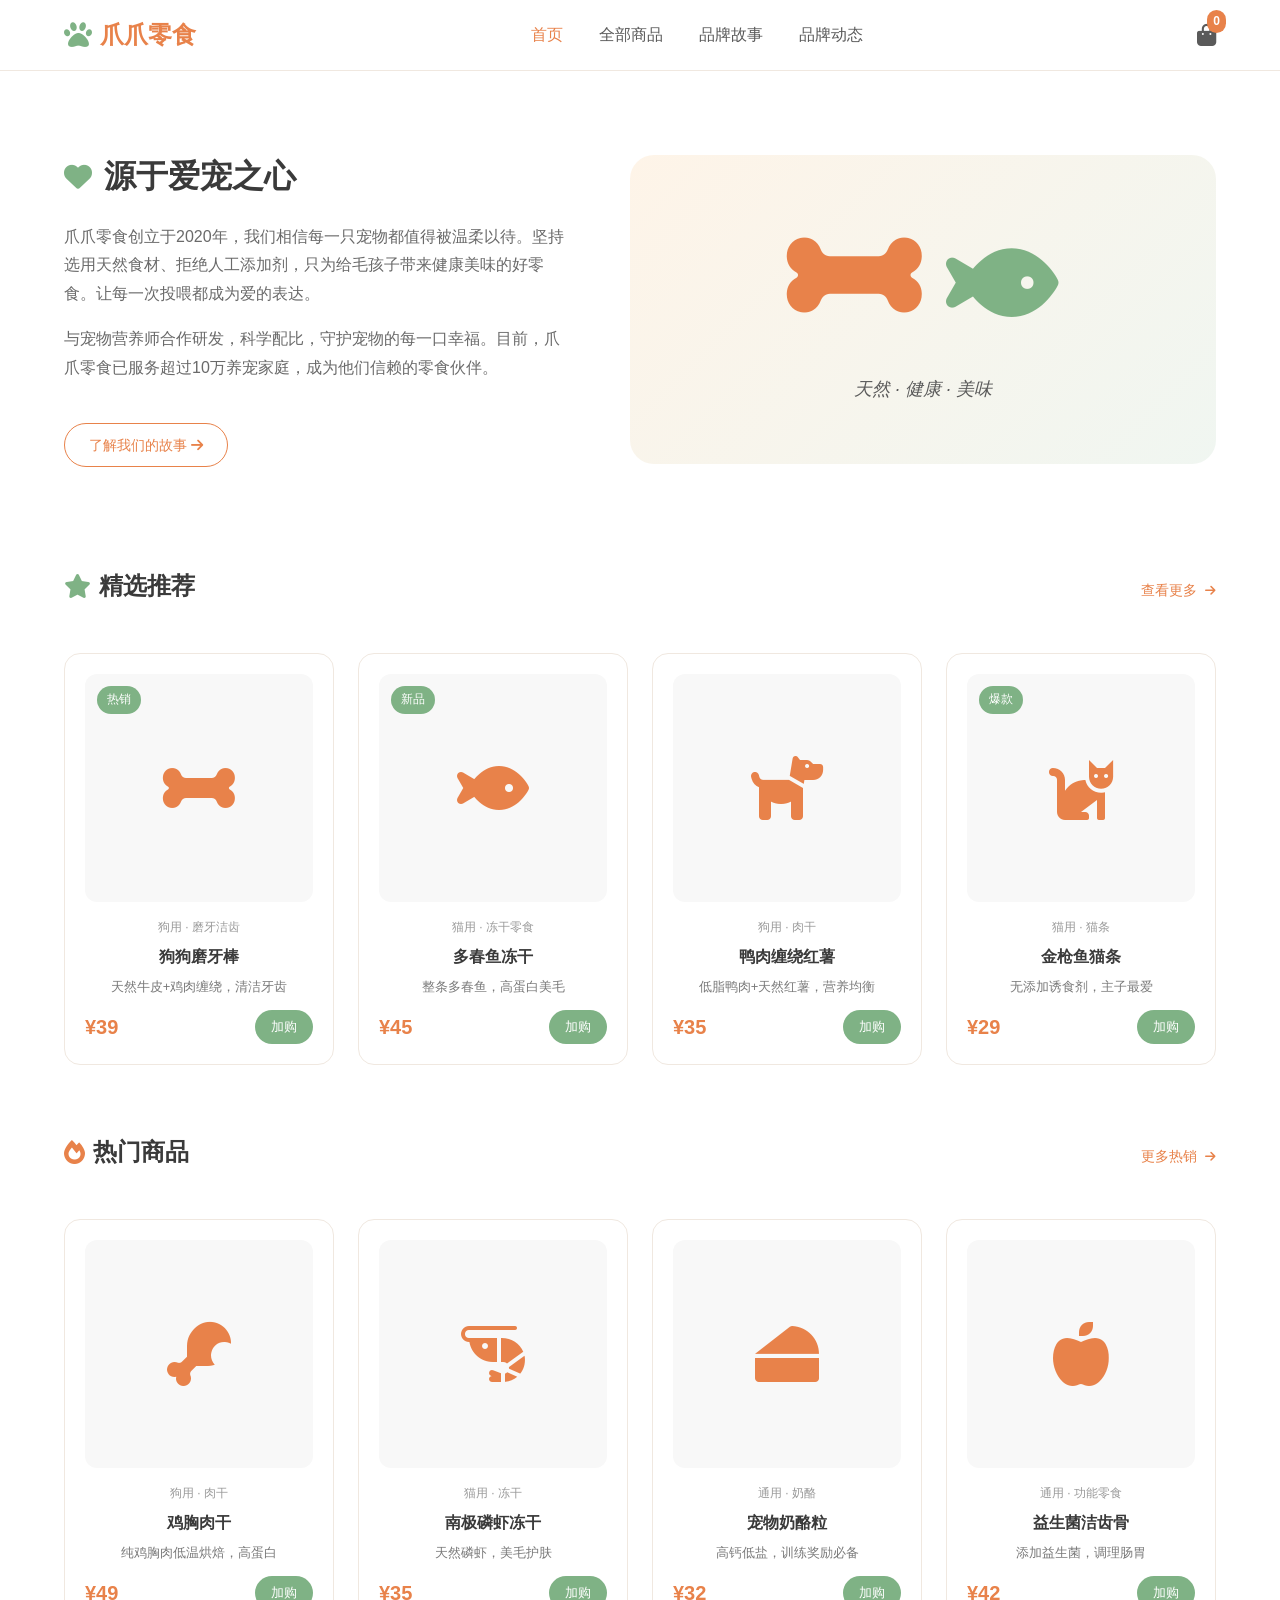
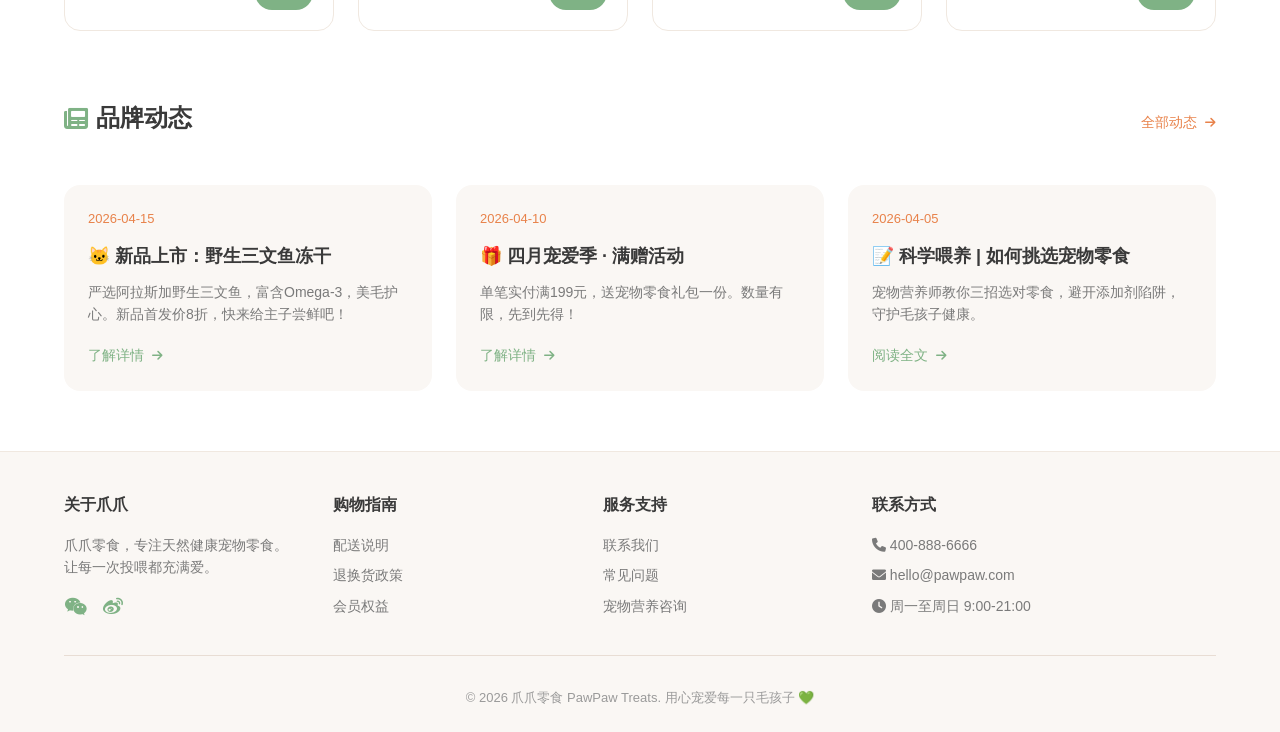
<file: new_homepage.html>
<!DOCTYPE html>
<html lang="zh-CN">
<head>
    <meta charset="UTF-8">
    <meta name="viewport" content="width=device-width, initial-scale=1.0">
    <title>爪爪零食 | 天然宠物零食品牌</title>
    <!-- Font Awesome 图标库 -->
    <link rel="stylesheet" href="https://cdnjs.cloudflare.com/ajax/libs/font-awesome/6.0.0-beta3/css/all.min.css">
    <style>
        * {
            margin: 0;
            padding: 0;
            box-sizing: border-box;
        }

        body {
            font-family: -apple-system, BlinkMacSystemFont, 'Segoe UI', 'PingFang SC', 'Microsoft YaHei', sans-serif;
            background-color: #ffffff;
            color: #3a3a3a;
            line-height: 1.6;
        }

        .container {
            max-width: 1200px;
            margin: 0 auto;
            padding: 0 24px;
        }

        /* 头部导航 */
        .header {
            border-bottom: 1px solid #f0e8e0;
            padding: 16px 0;
            position: sticky;
            top: 0;
            background: rgba(255, 255, 255, 0.96);
            backdrop-filter: blur(8px);
            z-index: 100;
        }

        .header .container {
            display: flex;
            align-items: center;
            justify-content: space-between;
        }

        .logo {
            display: flex;
            align-items: center;
            gap: 8px;
            font-size: 24px;
            font-weight: 600;
            color: #e8824a;
        }

        .logo i {
            font-size: 28px;
            color: #7fb285;
        }

        .nav {
            display: flex;
            gap: 36px;
        }

        .nav a {
            text-decoration: none;
            color: #5a5a5a;
            font-weight: 500;
            font-size: 16px;
            transition: color 0.2s;
        }

        .nav a:hover, .nav a.active {
            color: #e8824a;
        }

        .cart-icon {
            position: relative;
            font-size: 22px;
            color: #5a5a5a;
            cursor: pointer;
            transition: color 0.2s;
        }

        .cart-icon:hover {
            color: #e8824a;
        }

        .cart-count {
            position: absolute;
            top: -8px;
            right: -10px;
            background: #e8824a;
            color: white;
            font-size: 12px;
            font-weight: 600;
            padding: 2px 6px;
            border-radius: 20px;
            min-width: 18px;
            text-align: center;
        }

        /* 按钮 */
        .btn {
            display: inline-block;
            padding: 10px 24px;
            border-radius: 30px;
            font-weight: 500;
            text-decoration: none;
            transition: all 0.2s;
            border: none;
            cursor: pointer;
            font-size: 14px;
        }

        .btn-primary {
            background: #e8824a;
            color: white;
        }

        .btn-primary:hover {
            background: #d4733e;
            transform: translateY(-1px);
            box-shadow: 0 4px 12px rgba(232, 130, 74, 0.25);
        }

        .btn-outline {
            background: transparent;
            color: #e8824a;
            border: 1.5px solid #e8824a;
        }

        .btn-outline:hover {
            background: #fff5ed;
        }

        /* 品牌故事区 */
        .brand-story {
            display: flex;
            align-items: center;
            gap: 60px;
            padding: 80px 0;
        }

        .brand-story-content {
            flex: 1;
        }

        .brand-story-content h2 {
            font-size: 32px;
            color: #3a3a3a;
            margin-bottom: 20px;
            display: flex;
            align-items: center;
        }

        .brand-story-content h2 i {
            color: #7fb285;
            margin-right: 12px;
            font-size: 28px;
        }

        .brand-story-content p {
            color: #6a6a6a;
            margin-bottom: 16px;
            font-size: 16px;
            line-height: 1.8;
        }

        .brand-story-image {
            flex: 1;
            background: linear-gradient(135deg, #fef4e8 0%, #f0f6f1 100%);
            border-radius: 24px;
            padding: 60px 40px;
            text-align: center;
            position: relative;
        }

        .brand-story-image .bone-icon {
            font-size: 120px;
            color: #e8824a;
            margin-bottom: 16px;
            display: inline-block;
            animation: pulse 2s infinite;
        }

        .brand-story-image .fish-icon {
            font-size: 100px;
            color: #7fb285;
            margin-left: 20px;
            display: inline-block;
            animation: pulse 2s infinite 0.5s;
        }

        .brand-story-image p {
            color: #5a5a5a;
            font-style: italic;
            font-size: 18px;
            margin-top: 24px;
        }

        @keyframes pulse {
            0% {
                transform: scale(1);
            }
            50% {
                transform: scale(1.05);
            }
            100% {
                transform: scale(1);
            }
        }

        /* 区块标题 */
        .section-header {
            display: flex;
            align-items: baseline;
            justify-content: space-between;
            margin-bottom: 28px;
            padding: 20px 0;
        }

        .section-header h2 {
            font-size: 24px;
            color: #3a3a3a;
            display: flex;
            align-items: center;
        }

        .section-header h2 i {
            color: #7fb285;
            margin-right: 8px;
        }

        .section-header a {
            color: #e8824a;
            text-decoration: none;
            font-size: 14px;
            font-weight: 500;
        }

        .section-header a i {
            font-size: 12px;
            margin-left: 4px;
        }

        /* 商品卡片网格 */
        .product-grid {
            display: grid;
            grid-template-columns: repeat(4, 1fr);
            gap: 24px;
            margin-bottom: 48px;
        }

        .product-card {
            background: white;
            border-radius: 16px;
            overflow: hidden;
            transition: all 0.3s;
            border: 1px solid #f0e8e0;
            padding: 20px;
            text-align: center;
        }

        .product-card:hover {
            transform: translateY(-4px);
            box-shadow: 0 12px 24px rgba(0, 0, 0, 0.06);
            border-color: #e8d5c5;
        }

        .product-image {
            aspect-ratio: 1;
            background: #f8f8f8;
            display: flex;
            align-items: center;
            justify-content: center;
            position: relative;
            border-radius: 12px;
            margin-bottom: 16px;
        }

        .product-image i {
            font-size: 64px;
            color: #e8824a;
        }

        .product-badge {
            position: absolute;
            top: 12px;
            left: 12px;
            background: #7fb285;
            color: white;
            font-size: 12px;
            padding: 4px 10px;
            border-radius: 20px;
            font-weight: 500;
        }

        .product-category {
            font-size: 12px;
            color: #9a9a9a;
            margin-bottom: 6px;
        }

        .product-name {
            font-size: 16px;
            font-weight: 600;
            color: #3a3a3a;
            margin-bottom: 8px;
        }

        .product-desc {
            font-size: 13px;
            color: #7a7a7a;
            margin-bottom: 12px;
        }

        .product-footer {
            display: flex;
            align-items: center;
            justify-content: space-between;
        }

        .product-price {
            font-size: 20px;
            font-weight: 700;
            color: #e8824a;
        }

        .product-price small {
            font-size: 13px;
            font-weight: 400;
            color: #9a9a9a;
            margin-left: 4px;
        }

        .btn-cart {
            background: #7fb285;
            color: white;
            padding: 8px 16px;
            font-size: 13px;
            border-radius: 20px;
            border: none;
            cursor: pointer;
            transition: background 0.2s;
        }

        .btn-cart:hover {
            background: #6a9e70;
        }

        /* 品牌动态 */
        .news-grid {
            display: grid;
            grid-template-columns: repeat(3, 1fr);
            gap: 24px;
            margin-top: 20px;
            margin-bottom: 48px;
        }

        .news-card {
            background: #faf7f4;
            border-radius: 16px;
            padding: 24px;
            transition: all 0.2s;
        }

        .news-card:hover {
            background: #fff5ed;
        }

        .news-date {
            font-size: 13px;
            color: #e8824a;
            font-weight: 500;
            margin-bottom: 12px;
        }

        .news-title {
            font-size: 18px;
            font-weight: 600;
            color: #3a3a3a;
            margin-bottom: 10px;
        }

        .news-excerpt {
            color: #7a7a7a;
            font-size: 14px;
            margin-bottom: 16px;
        }

        .news-link {
            color: #7fb285;
            text-decoration: none;
            font-weight: 500;
            font-size: 14px;
        }

        .news-link i {
            font-size: 12px;
            margin-left: 4px;
        }

        /* 页脚 */
        .footer {
            background: #faf7f4;
            padding: 40px 0 24px;
            margin-top: 60px;
            border-top: 1px solid #f0e8e0;
        }

        .footer-content {
            display: grid;
            grid-template-columns: 1fr 1fr 1fr 1.5fr;
            gap: 40px;
        }

        .footer-section h4 {
            color: #3a3a3a;
            margin-bottom: 16px;
            font-size: 16px;
            font-weight: 600;
        }

        .footer-section p, .footer-section a {
            color: #7a7a7a;
            text-decoration: none;
            font-size: 14px;
            display: block;
            margin-bottom: 8px;
        }

        .footer-section a:hover {
            color: #e8824a;
        }

        .footer-bottom {
            text-align: center;
            padding-top: 32px;
            margin-top: 24px;
            border-top: 1px solid #e8ddd4;
            color: #9a9a9a;
            font-size: 13px;
        }

        .social-icons {
            display: flex;
            gap: 16px;
            margin-top: 12px;
        }

        .social-icons a {
            color: #7fb285;
            font-size: 20px;
            display: inline-block;
        }

        .social-icons a:hover {
            color: #e8824a;
        }

        /* 移动端适配 */
        @media (max-width: 768px) {
            .brand-story {
                flex-direction: column;
                padding: 40px 0;
                text-align: center;
            }
            
            .brand-story-image {
                padding: 40px 20px;
            }
            
            .features-grid {
                grid-template-columns: 1fr;
                gap: 24px;
            }
            
            .testimonials-grid {
                grid-template-columns: 1fr;
                gap: 20px;
            }
            
            .footer-content {
                grid-template-columns: 1fr 1fr;
                gap: 32px;
            }
            
            .nav {
                gap: 20px;
            }
        }
    </style>
</head>
<body>
    <!-- 头部导航 -->
    <header class="header">
        <div class="container">
            <div class="logo">
                <i class="fas fa-paw"></i>
                <span>爪爪零食</span>
            </div>
            <nav class="nav">
                <a href="#" class="active">首页</a>
                <a href="#">全部商品</a>
                <a href="#">品牌故事</a>
                <a href="#">品牌动态</a>
            </nav>
            <div class="cart-icon">
                <i class="fas fa-shopping-bag"></i>
                <span class="cart-count">0</span>
            </div>
        </div>
    </header>

    <!-- 主要内容区域 -->
    <main>
        <!-- 品牌故事 -->
        <div class="container">
            <div class="brand-story">
                <div class="brand-story-content">
                    <h2><i class="fas fa-heart"></i>源于爱宠之心</h2>
                    <p>爪爪零食创立于2020年，我们相信每一只宠物都值得被温柔以待。坚持选用天然食材、拒绝人工添加剂，只为给毛孩子带来健康美味的好零食。让每一次投喂都成为爱的表达。</p>
                    <p>与宠物营养师合作研发，科学配比，守护宠物的每一口幸福。目前，爪爪零食已服务超过10万养宠家庭，成为他们信赖的零食伙伴。</p>
                    <a href="#" class="btn btn-outline" style="margin-top: 24px;">了解我们的故事 <i class="fas fa-arrow-right"></i></a>
                </div>
                <div class="brand-story-image">
                    <i class="fas fa-bone bone-icon"></i>
                    <i class="fas fa-fish fish-icon"></i>
                    <p>天然 · 健康 · 美味</p>
                </div>
            </div>
        </div>

        <!-- 精选推荐 -->
        <div class="container">
            <div class="section-header">
                <h2><i class="fas fa-star"></i> 精选推荐</h2>
                <a href="#">查看更多 <i class="fas fa-arrow-right"></i></a>
            </div>
            <div class="product-grid">
                <!-- 商品卡片 1 -->
                <div class="product-card">
                    <div class="product-image">
                        <span class="product-badge">热销</span>
                        <i class="fas fa-bone"></i>
                    </div>
                    <div class="product-category">狗用 · 磨牙洁齿</div>
                    <div class="product-name">狗狗磨牙棒</div>
                    <div class="product-desc">天然牛皮+鸡肉缠绕，清洁牙齿</div>
                    <div class="product-footer">
                        <span class="product-price">¥39</span>
                        <button class="btn-cart">加购</button>
                    </div>
                </div>
                <!-- 商品卡片 2 -->
                <div class="product-card">
                    <div class="product-image">
                        <span class="product-badge">新品</span>
                        <i class="fas fa-fish"></i>
                    </div>
                    <div class="product-category">猫用 · 冻干零食</div>
                    <div class="product-name">多春鱼冻干</div>
                    <div class="product-desc">整条多春鱼，高蛋白美毛</div>
                    <div class="product-footer">
                        <span class="product-price">¥45</span>
                        <button class="btn-cart">加购</button>
                    </div>
                </div>
                <!-- 商品卡片 3 -->
                <div class="product-card">
                    <div class="product-image">
                        <i class="fas fa-dog"></i>
                    </div>
                    <div class="product-category">狗用 · 肉干</div>
                    <div class="product-name">鸭肉缠绕红薯</div>
                    <div class="product-desc">低脂鸭肉+天然红薯，营养均衡</div>
                    <div class="product-footer">
                        <span class="product-price">¥35</span>
                        <button class="btn-cart">加购</button>
                    </div>
                </div>
                <!-- 商品卡片 4 -->
                <div class="product-card">
                    <div class="product-image">
                        <span class="product-badge">爆款</span>
                        <i class="fas fa-cat"></i>
                    </div>
                    <div class="product-category">猫用 · 猫条</div>
                    <div class="product-name">金枪鱼猫条</div>
                    <div class="product-desc">无添加诱食剂，主子最爱</div>
                    <div class="product-footer">
                        <span class="product-price">¥29</span>
                        <button class="btn-cart">加购</button>
                    </div>
                </div>
            </div>
        </div>

        <!-- 热门商品 -->
        <div class="container">
            <div class="section-header">
                <h2><i class="fas fa-fire" style="color: #e8824a;"></i> 热门商品</h2>
                <a href="#">更多热销 <i class="fas fa-arrow-right"></i></a>
            </div>
            <div class="product-grid">
                <!-- 商品卡片 1 -->
                <div class="product-card">
                    <div class="product-image">
                        <i class="fas fa-drumstick-bite"></i>
                    </div>
                    <div class="product-category">狗用 · 肉干</div>
                    <div class="product-name">鸡胸肉干</div>
                    <div class="product-desc">纯鸡胸肉低温烘焙，高蛋白</div>
                    <div class="product-footer">
                        <span class="product-price">¥49</span>
                        <button class="btn-cart">加购</button>
                    </div>
                </div>
                <!-- 商品卡片 2 -->
                <div class="product-card">
                    <div class="product-image">
                        <i class="fas fa-shrimp"></i>
                    </div>
                    <div class="product-category">猫用 · 冻干</div>
                    <div class="product-name">南极磷虾冻干</div>
                    <div class="product-desc">天然磷虾，美毛护肤</div>
                    <div class="product-footer">
                        <span class="product-price">¥35</span>
                        <button class="btn-cart">加购</button>
                    </div>
                </div>
                <!-- 商品卡片 3 -->
                <div class="product-card">
                    <div class="product-image">
                        <i class="fas fa-cheese"></i>
                    </div>
                    <div class="product-category">通用 · 奶酪</div>
                    <div class="product-name">宠物奶酪粒</div>
                    <div class="product-desc">高钙低盐，训练奖励必备</div>
                    <div class="product-footer">
                        <span class="product-price">¥32</span>
                        <button class="btn-cart">加购</button>
                    </div>
                </div>
                <!-- 商品卡片 4 -->
                <div class="product-card">
                    <div class="product-image">
                        <i class="fas fa-apple-alt"></i>
                    </div>
                    <div class="product-category">通用 · 功能零食</div>
                    <div class="product-name">益生菌洁齿骨</div>
                    <div class="product-desc">添加益生菌，调理肠胃</div>
                    <div class="product-footer">
                        <span class="product-price">¥42</span>
                        <button class="btn-cart">加购</button>
                    </div>
                </div>
            </div>
        </div>

        <!-- 品牌动态 -->
        <div class="container">
            <div class="section-header">
                <h2><i class="fas fa-newspaper"></i> 品牌动态</h2>
                <a href="#">全部动态 <i class="fas fa-arrow-right"></i></a>
            </div>
            <div class="news-grid">
                <div class="news-card">
                    <div class="news-date">2026-04-15</div>
                    <div class="news-title">🐱 新品上市：野生三文鱼冻干</div>
                    <div class="news-excerpt">严选阿拉斯加野生三文鱼，富含Omega-3，美毛护心。新品首发价8折，快来给主子尝鲜吧！</div>
                    <a href="#" class="news-link">了解详情 <i class="fas fa-arrow-right"></i></a>
                </div>
                <div class="news-card">
                    <div class="news-date">2026-04-10</div>
                    <div class="news-title">🎁 四月宠爱季 · 满赠活动</div>
                    <div class="news-excerpt">单笔实付满199元，送宠物零食礼包一份。数量有限，先到先得！</div>
                    <a href="#" class="news-link">了解详情 <i class="fas fa-arrow-right"></i></a>
                </div>
                <div class="news-card">
                    <div class="news-date">2026-04-05</div>
                    <div class="news-title">📝 科学喂养 | 如何挑选宠物零食</div>
                    <div class="news-excerpt">宠物营养师教你三招选对零食，避开添加剂陷阱，守护毛孩子健康。</div>
                    <a href="#" class="news-link">阅读全文 <i class="fas fa-arrow-right"></i></a>
                </div>
            </div>
        </div>
    </main>

    <!-- 页脚 -->
    <footer class="footer">
        <div class="container">
            <div class="footer-content">
                <div class="footer-section">
                    <h4>关于爪爪</h4>
                    <p>爪爪零食，专注天然健康宠物零食。让每一次投喂都充满爱。</p>
                    <div class="social-icons">
                        <a href="#"><i class="fab fa-weixin"></i></a>
                        <a href="#"><i class="fab fa-weibo"></i></a>
                        <a href="#"><i class="fab fa-xiaohongshu"></i></a>
                    </div>
                </div>
                <div class="footer-section">
                    <h4>购物指南</h4>
                    <a href="#">配送说明</a>
                    <a href="#">退换货政策</a>
                    <a href="#">会员权益</a>
                </div>
                <div class="footer-section">
                    <h4>服务支持</h4>
                    <a href="#">联系我们</a>
                    <a href="#">常见问题</a>
                    <a href="#">宠物营养咨询</a>
                </div>
                <div class="footer-section">
                    <h4>联系方式</h4>
                    <p><i class="fas fa-phone"></i> 400-888-6666</p>
                    <p><i class="fas fa-envelope"></i> hello@pawpaw.com</p>
                    <p><i class="fas fa-clock"></i> 周一至周日 9:00-21:00</p>
                </div>
            </div>
            <div class="footer-bottom">
                <p>© 2026 爪爪零食 PawPaw Treats. 用心宠爱每一只毛孩子 💚</p>
            </div>
        </div>
    </footer>

    <script>
        // 简单的交互效果
        document.addEventListener('DOMContentLoaded', function() {
            // 导航栏激活状态
            const navLinks = document.querySelectorAll('.nav a');
            navLinks.forEach(link => {
                link.addEventListener('click', function(e) {
                    e.preventDefault();
                    navLinks.forEach(item => item.classList.remove('active'));
                    this.classList.add('active');
                });
            });

            // 购物车图标点击效果
            const cartIcon = document.querySelector('.cart-icon');
            cartIcon.addEventListener('click', function() {
                alert('购物车功能开发中，敬请期待！');
            });

            // 平滑滚动效果
            document.querySelectorAll('a[href^="#"]').forEach(anchor => {
                anchor.addEventListener('click', function(e) {
                    e.preventDefault();
                    const target = document.querySelector(this.getAttribute('href'));
                    if (target) {
                        target.scrollIntoView({ behavior: 'smooth' });
                    }
                });
            });
        });
    </script>
</body>
</html>
</file>
